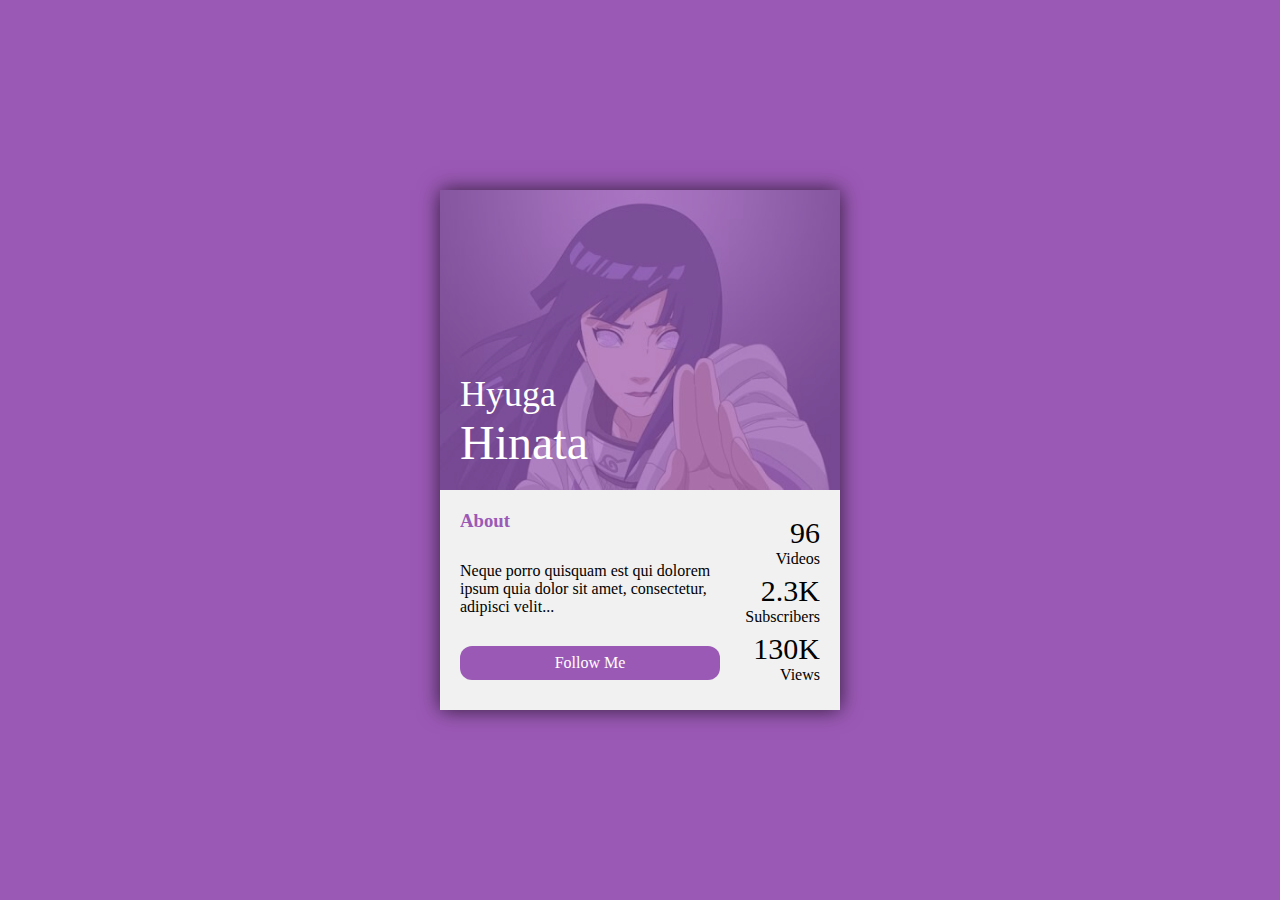
<file: Card - Follow/index.html>
<!DOCTYPE html>
<html lang="en">

<head>
    <meta charset="UTF-8">
    <meta name="viewport" content="width=device-width, initial-scale=1.0">
    <meta http-equiv="X-UA-Compatible" content="ie=edge">
    <title>Card Hinata</title>
    <link rel="stylesheet" href="style.css">
</head>

<body>
    <div class="card">
        <div class="card-header">
            <img src="hinata.jpg" alt="">
            <div class="cover"></div>
            <div class="menu">
                <ul>
                    <li class="ion-social-facebook"></li>
                    <li class="ion-social-twitter"></li>
                    <li class="ion-social-instagram"></li>
                </ul>
                <span class="ion-android-more-vertical"></span>


            </div>

            <div class="name">
                <span class="last">Hyuga</span>
                <span class="first">Hinata</span>
            </div>
        </div>

        <div class="container">
            <div class="left-section">
                <h3>About</h3>
                <p>Neque porro quisquam est qui dolorem ipsum quia dolor sit amet, consectetur, adipisci velit...</p>
                <a class="followbtn" href="#">Follow Me</a>
            </div>

            <div class="right-section">
                <div class="item">
                    <span class="num">96</span>
                    <span class="word">Videos</span>
                </div>

                <div class="item">
                    <span class="num">2.3K</span>
                    <span class="word">Subscribers</span>
                </div>

                <div class="item">
                    <span class="num">130K</span>
                    <span class="word">Views</span>
                </div>
            </div>
        </div>
    </div>

</body>

</html>
</file>
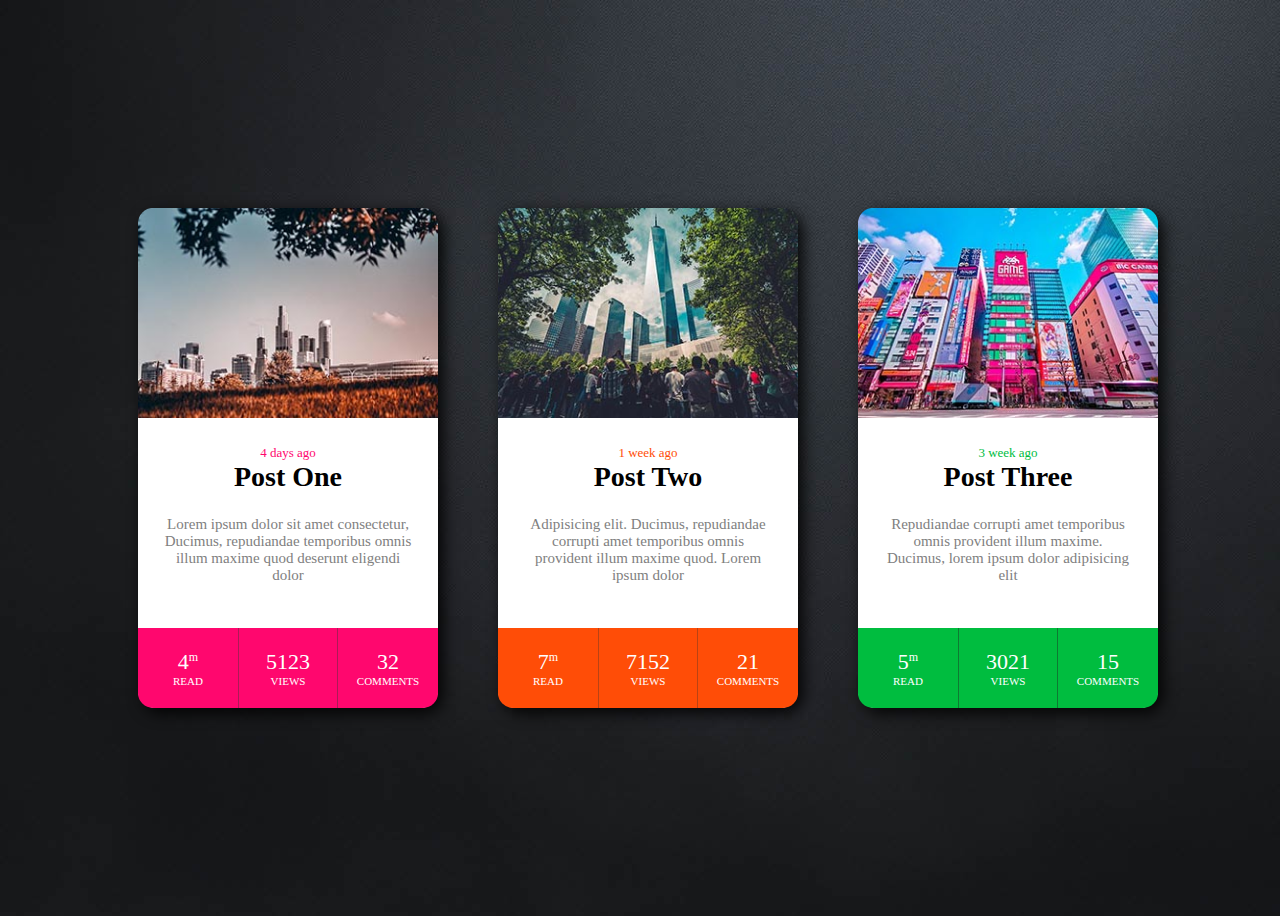
<file: Cards-Effect/index.html>
<!DOCTYPE html>
<html lang="en">

<head>
    <meta charset="UTF-8">
    <meta name="viewport" content="width=device-width, initial-scale=1.0">
    <meta http-equiv="X-UA-Compatible" content="ie=edge">
    <link rel="stylesheet" href="style.css">
    <title>Card Effect</title>
</head>

<body>
    <div class="card">
        <div class="card-image"></div>
        <div class="card-text">
            <span class="date">4 days ago</span>
            <h2>Post One</h2>
            <p>Lorem ipsum dolor sit amet consectetur, Ducimus, repudiandae temporibus omnis illum maxime quod deserunt
                eligendi dolor</p>
        </div>
        <div class="card-stats">
            <div class="stat">
                <div class="value">4<sup>m</sup></div>
                <div class="type">read</div>
            </div>
            <div class="stat border">
                <div class="value">5123</div>
                <div class="type">views</div>
            </div>
            <div class="stat">
                <div class="value">32</div>
                <div class="type">comments</div>
            </div>
        </div>
    </div>
    <div class="card">
        <div class="card-image card2"></div>
        <div class="card-text card2">
            <span class="date">1 week ago</span>
            <h2>Post Two</h2>
            <p>Adipisicing elit. Ducimus, repudiandae corrupti amet temporibus omnis provident illum maxime quod. Lorem
                ipsum dolor</p>
        </div>
        <div class="card-stats card2">
            <div class="stat">
                <div class="value">7<sup>m</sup></div>
                <div class="type">read</div>
            </div>
            <div class="stat border">
                <div class="value">7152</div>
                <div class="type">views</div>
            </div>
            <div class="stat">
                <div class="value">21</div>
                <div class="type">comments</div>
            </div>
        </div>
    </div>
    <div class="card">
        <div class="card-image card3"></div>
        <div class="card-text card3">
            <span class="date">3 week ago</span>
            <h2>Post Three</h2>
            <p>Repudiandae corrupti amet temporibus omnis provident illum maxime. Ducimus, lorem ipsum dolor adipisicing
                elit</p>
        </div>
        <div class="card-stats card3">
            <div class="stat">
                <div class="value">5<sup>m</sup></div>
                <div class="type">read</div>
            </div>
            <div class="stat border">
                <div class="value">3021</div>
                <div class="type">views</div>
            </div>
            <div class="stat">
                <div class="value">15</div>
                <div class="type">comments</div>
            </div>
        </div>
    </div>
</body>

</html>
</file>
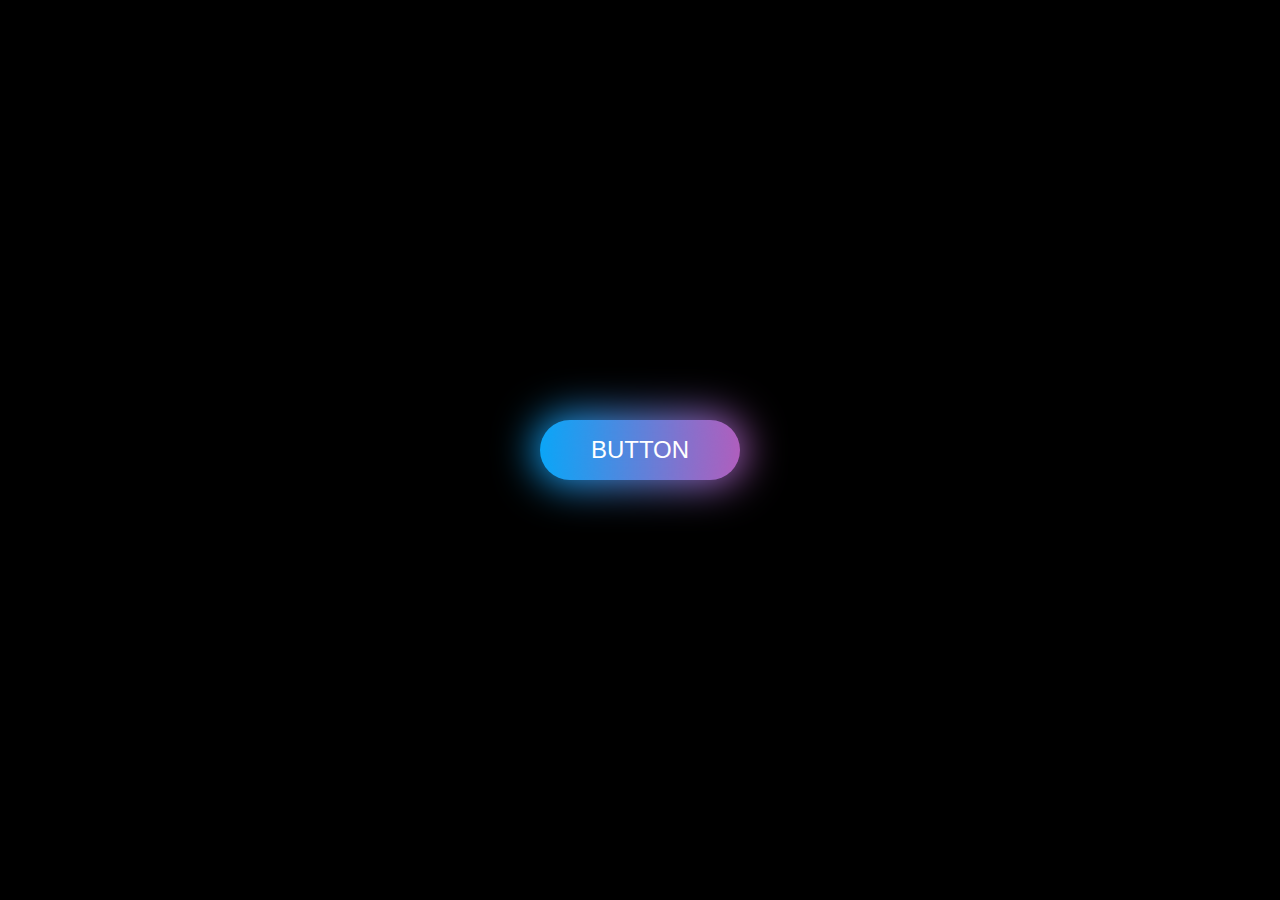
<file: GradientButton/index.html>
<!DOCTYPE html>
<html lang="en">
<head>
    <meta charset="UTF-8">
    <meta name="viewport" content="width=device-width, initial-scale=1.0">
    <meta http-equiv="X-UA-Compatible" content="ie=edge">
    <link rel="stylesheet" href="style.css">
    <title>Button Gradient Glowing</title>
</head>
<body>
    <a href="#">Button</a>
</body>
</html>
</file>
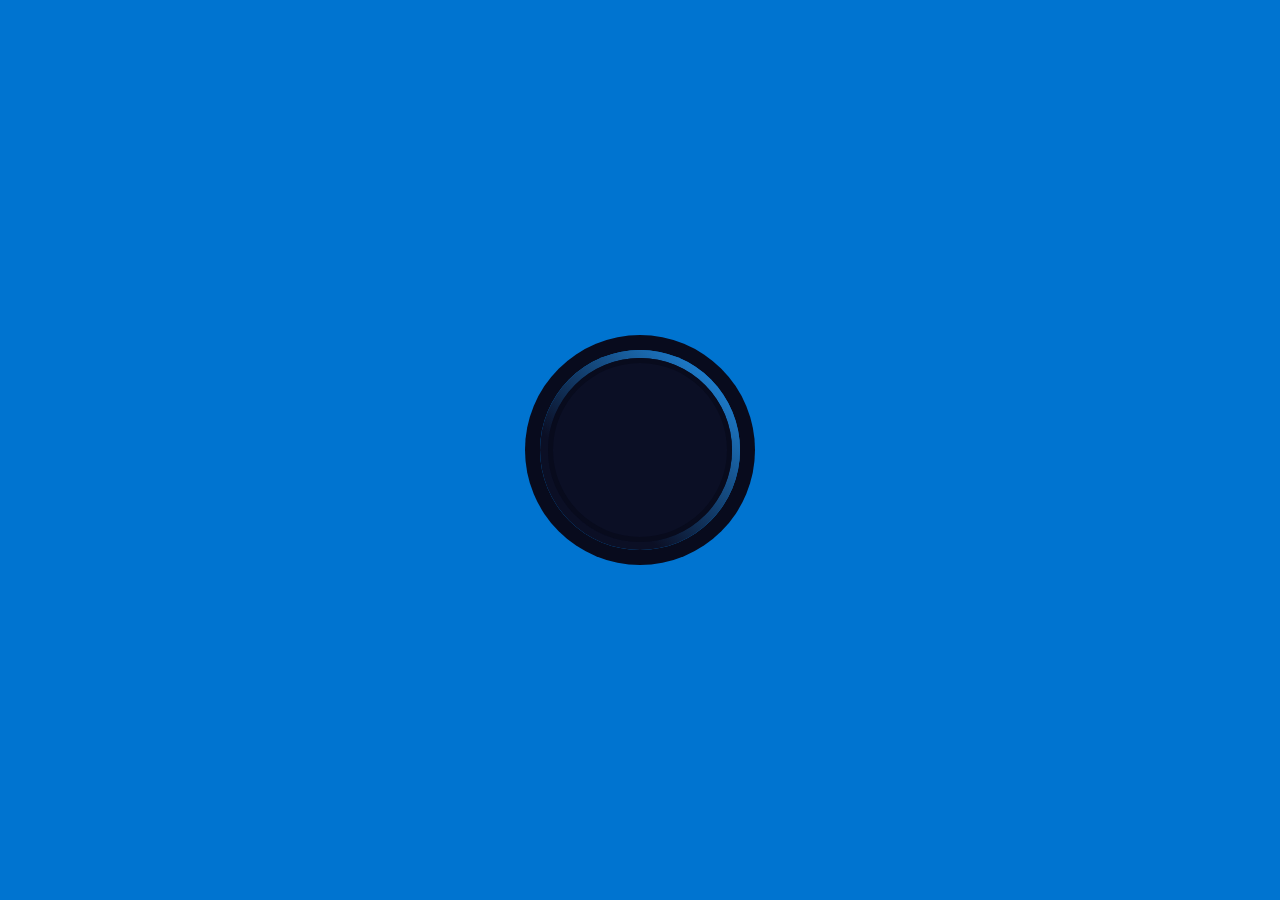
<file: Loading-Style/index.html>
<!DOCTYPE html>
<html lang="en">
<head>
    <meta charset="UTF-8">
    <meta name="viewport" content="width=device-width, initial-scale=1.0">
    <meta http-equiv="X-UA-Compatible" content="ie=edge">
    <link rel="stylesheet" href="style.css">
    <title>Document</title>
</head>
<body>
    <div class="loader"></div>
</body>
</html>
</file>
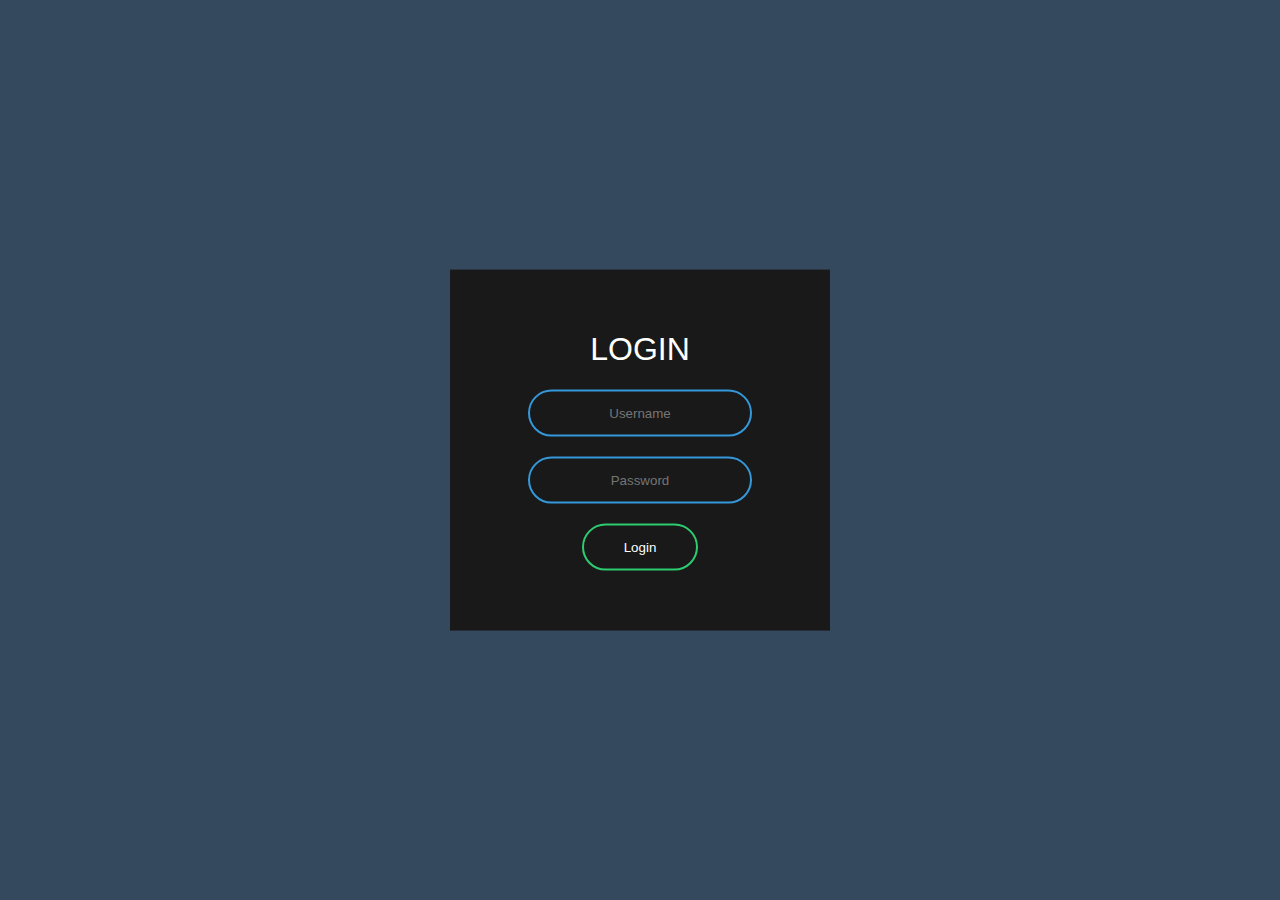
<file: LoginForm-01/index.html>
<!DOCTYPE html>
<html lang="en">
  <head>
    <meta charset="UTF-8" />
    <meta name="viewport" content="width=device-width, initial-scale=1.0" />
    <meta http-equiv="X-UA-Compatible" content="ie=edge" />
    <link rel="stylesheet" href="style.css" />
    <title>Login Form Animeted 01</title>
  </head>
  <body>
    <form class="box" action="index.html" method="post">
      <h1>Login</h1>
      <input type="text" placeholder="Username" />
      <input type="password" placeholder="Password" />
      <input type="submit" value="Login" />
    </form>
  </body>
</html>
</file>
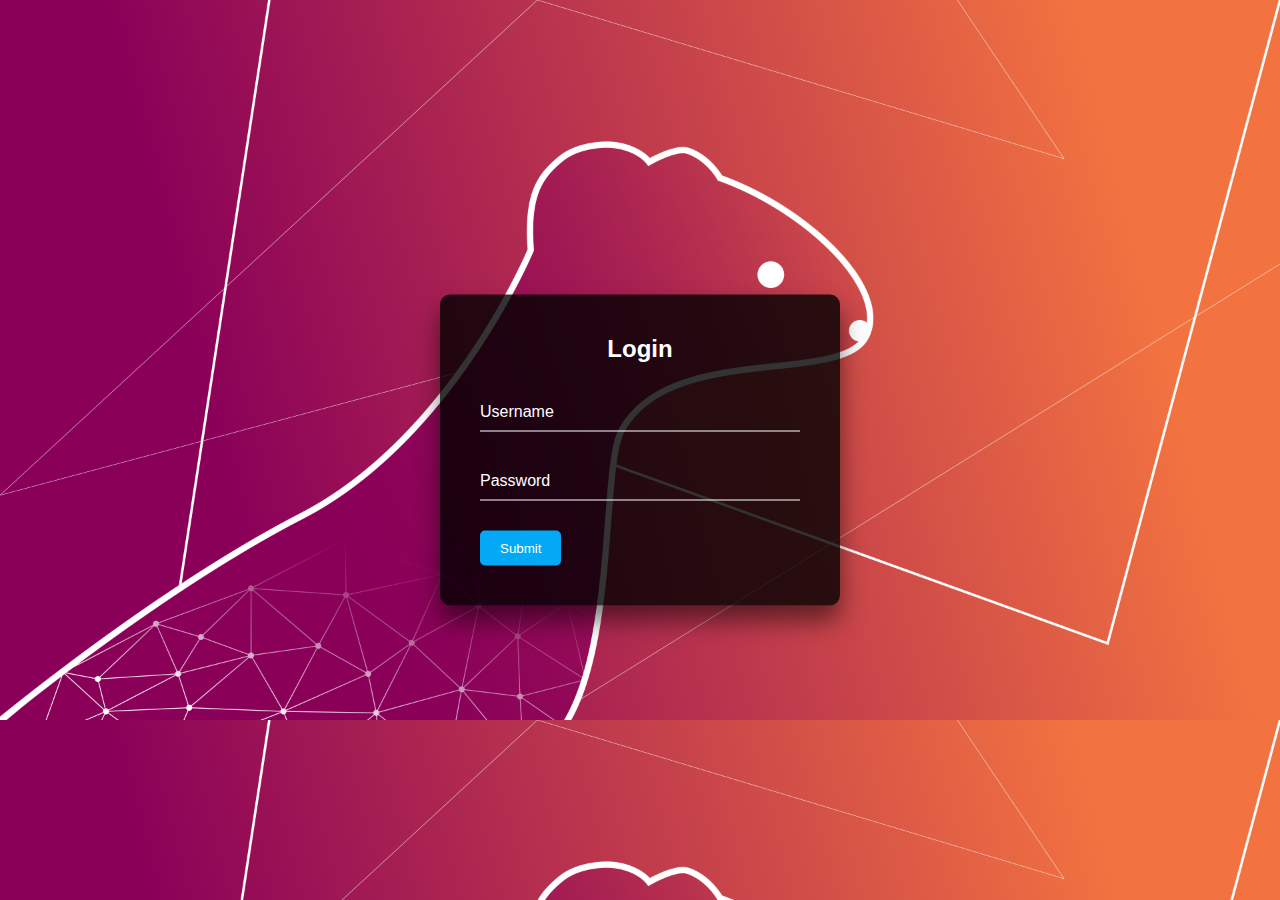
<file: LoginForm-Transparent/index.html>
<!DOCTYPE html>
<html lang="en">
<head>
    <meta charset="UTF-8">
    <meta name="viewport" content="width=device-width, initial-scale=1.0">
    <link rel="stylesheet" href="style.css">    
    <title>Login-Transparent</title>
</head>
<body>
    <div class="box">
        <h2>Login</h2>
        <form>
            <div class="inputBox">
                <input type="text" name="" />
                <label>Username</label>
            </div>
            <div class="inputBox">
                <input type="password" name="" />
                <label>Password</label>
            </div>
            <input type="submit" value="Submit">
        </form>
    </div>
</body>
</html>
</file>
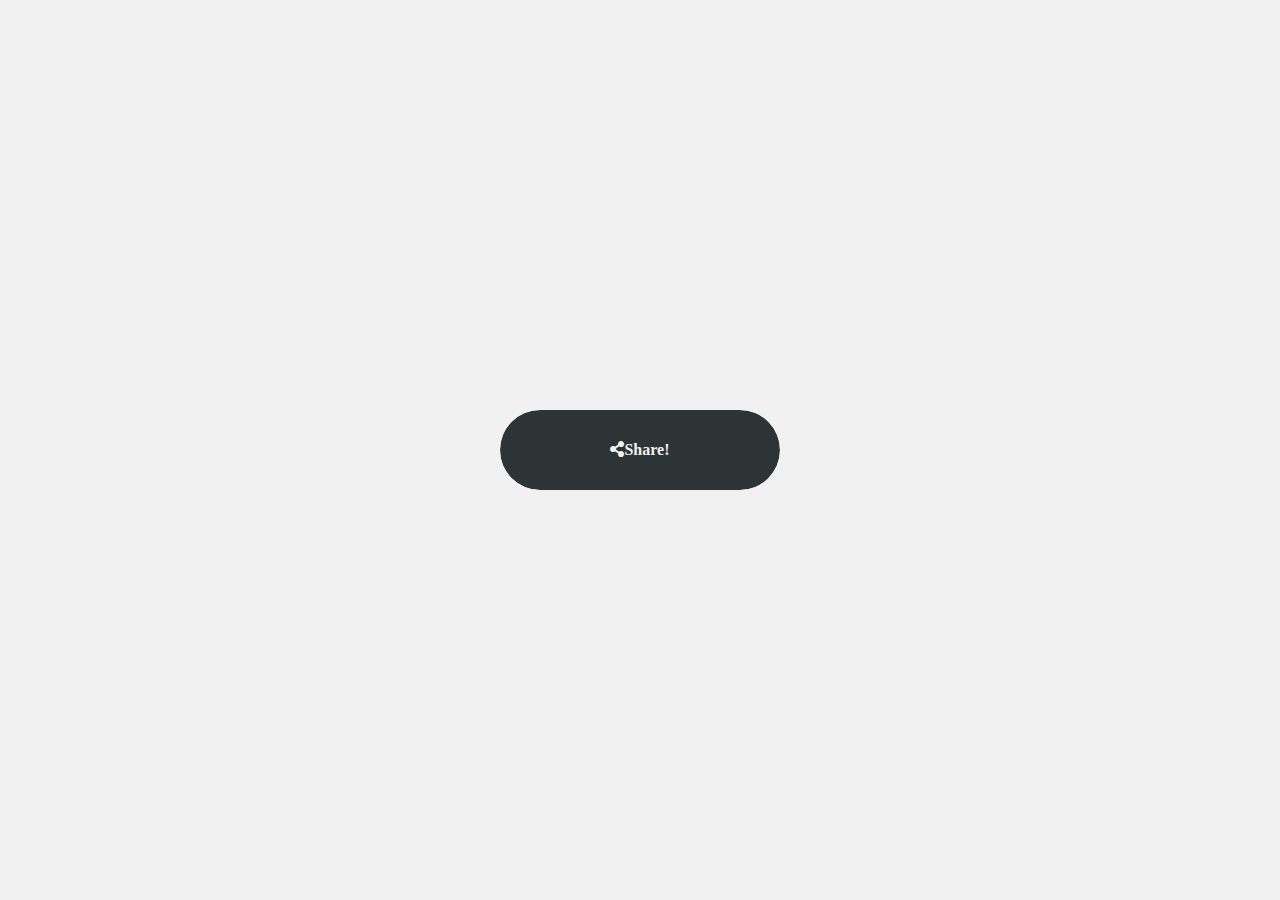
<file: Share-Button/index.html>
<!DOCTYPE html>
<html lang="en">
<head>
    <meta charset="UTF-8">
    <meta name="viewport" content="width=device-width, initial-scale=1.0">
    <meta http-equiv="X-UA-Compatible" content="ie=edge">
    <link rel="stylesheet" href="style.css">
    <link rel="stylesheet" href="https://cdnjs.cloudflare.com/ajax/libs/font-awesome/5.11.2/css/all.css">

    <title>Share Button</title>
</head>
<body>
    <div class="share-button">
        <span><i class="fas fa-share-alt">Share!</i></span>
        <a href="#"><i class="fab fa-facebook-f"></i></a>
        <a href="#"><i class="fab fa-twitter"></i></a>
        <a href="#"><i class="fab fa-instagram"></i></a>
        <a href="#"><i class="fab fa-linkedin-in"></i></a>
    </div>
</body>
</html>
</file>
<file: Cards-Effect/style.css>
body {
    width: 100vw;
    height: 100vh;
    display: flex;
    align-items: center;
    justify-content: center;
    background:url("./Assets/background.jpg");
    overflow: hidden;
  }
  .card {
    display: grid;
    grid-template-columns: 300px;
    grid-template-rows: 210px 210px 80px;
    grid-template-areas: "image" "text" "stats";
  
    border-radius: 18px;
    background: white;
    box-shadow: 5px 5px 15px rgba(0,0,0,0.9);
    font-family: roboto;
    text-align: center;
    
  
    transition: 0.5s ease;
    cursor: pointer;
    margin:30px;
  }
  .card-image {
    grid-area: image;
    background: url("./Assets/img1.jpg");
    border-top-left-radius: 15px;
    border-top-right-radius: 15px;
    background-size: cover;
  }
  
  .card-text {
    grid-area: text;
    margin: 25px;
  }
  .card-text .date {
    color: rgb(255, 7, 110);
    font-size:13px;
  }
  .card-text p {
    color: grey;
    font-size:15px;
    font-weight: 300;
  }
  .card-text h2 {
    margin-top:0px;
    font-size:28px;
  }
  .card-stats {
    grid-area: stats; 
    display: grid;
    grid-template-columns: 1fr 1fr 1fr;
    grid-template-rows: 1fr;
    border-bottom-left-radius: 15px;
    border-bottom-right-radius: 15px;
    background: rgb(255, 7, 110);
  }
  .card-stats .stat {
    padding:10px;
    display: flex;
    align-items: center;
    justify-content: center;
    flex-direction: column;
    color: white;
  }
  .card-stats .border {
    border-left: 1px solid rgb(172, 26, 87);
    border-right: 1px solid rgb(172, 26, 87);
  }
  .card-stats .value{
    font-size:22px;
    font-weight: 500;
  }
  .card-stats .value sup{
    font-size:12px;
  }
  .card-stats .type{
    font-size:11px;
    font-weight: 300;
    text-transform: uppercase;
  }
  .card:hover {
    transform: scale(1.15);
    box-shadow: 5px 5px 15px rgba(0,0,0,0.6);
  }
  
  /*card2*/
  .card-image.card2 {
    background: url("./Assets/img2.jpg");
    background-size: cover;
  }
  .card-text.card2 .date {
    color: rgb(255, 77, 7);
  }
  .card-stats.card2 .border {
    border-left: 1px solid rgb(185, 67, 20);
    border-right: 1px solid rgb(185, 67, 20);
  }
  .card-stats.card2 {
    background: rgb(255, 77, 7);
  }
  /*card3*/
  .card-image.card3 {
    background: url("./Assets/img3.jpg");
    background-size: cover;
  }
  .card-text.card3 .date {
    color: rgb(0, 189, 63);
  }
  .card-stats.card3 .border {
    border-left: 1px solid rgb(14, 122, 50);
    border-right: 1px solid rgb(14, 122, 50);
  }
  .card-stats.card3 {
    background: rgb(0, 189, 63);
  }
</file>
<file: GradientButton/style.css>
body {
  margin: 0;
  padding: 0;
  background: #000;
}

a {
  position: absolute;
  top: 50%;
  left: 50%;
  transform: translate(-50%, -50%);
  width: 200px;
  height: 60px;
  text-align: center;
  line-height: 60px;
  color: #fff;
  font-size: 24px;
  text-transform: uppercase;
  text-decoration: none;
  font-family: sans-serif;
  box-sizing: border-box;
  background: linear-gradient(90deg, #03a9fa, #f441a5, #ffeb3b, #03a9fa);
  background-size: 400%;
  border-radius: 30px;
  z-index: 1;
}

a:hover {
    animation: animate 8s linear infinite;
}

@keyframes animate{
    0% {
        background-position: 0%;
    }
    100% {
        background-position: 400%;
    }
}

a::before {
    content: '';
    position: absolute;
    top: -5px;
    left: -5px;
    right: -5px;
    bottom: -5px;
    z-index: -1;
    background: linear-gradient(90deg, #03a9fa, #f441a5, #ffeb3b, #03a9fa);
    background-size: 400%;
    border-radius: 40px;
    filter: blur(20px);
}
</file>
<file: Loading-Style/style.css>
* {
    margin: 0;
    padding: 0;
}

body {
    display: flex;
    justify-content: center;
    align-items: center;
    height: 100vh;
    background: #0074d0;
}

.loader{
    position: relative;
    width: 200px;
    height: 200px;
    border-radius: 50%;
    box-shadow: 0 0 0 15px #080b1d;
}

.loader::before{
    content: '';
    position: absolute;
    top: 0;
    left: 0;
    right: 0;
    bottom: 0;
    background: linear-gradient(45deg, #0b0f25 30%, #2196f3);
    border-radius: 50%;
    animation: animate 1s linear infinite;
}

.loader::after{
    content: '';
    position: absolute;
    top: 8px;
    left: 8px;
    right: 8px;
    bottom: 8px;
    background: #0b0f25;
    border-radius: 50%;
    box-shadow: inset 0 0 0 5px #080b1d;
}

@keyframes animate{
    0%{
        transform: rotate(0deg);
    }
    100%{
        transform: rotate(360deg);
    }
}
</file>
<file: LoginForm-01/style.css>
body {
  margin: 0;
  padding: 0;
  font-family: sans-serif;
  background: #34495e;
}

.box {
  width: 300px;
  padding: 40px;
  position: absolute;
  top: 50%;
  left: 50%;
  transform: translate(-50%, -50%);
  background: #191919;
  text-align: center;
}

.box h1{
    color: white;
    text-transform: uppercase;
    font-weight: 500;
}

.box input[type = "text"], .box input[type = "password"] {
    border: 0;
    background: none;
    display: block;
    margin: 20px auto;
    text-align: center;
    border: 2px solid #3498db;
    padding: 14px 10px;
    width: 200px;
    outline: none;
    color: white;
    border-radius: 24px;
    transition: 0.25s;
}

.box input[type = "text"]:focus, .box input[type = "password"]:focus {
    width: 280px;
    border-color: #2ecc71;
}

.box input[type = "submit"] {
    border: 0;
    background: none;
    display: block;
    margin: 20px auto;
    text-align: center;
    border: 2px solid #2ecc71;
    padding: 14px 40px;
    outline: none;
    color: white;
    border-radius: 24px;
    transition: 0.25s;
    cursor: pointer;
}

.box input[type = "submit"]:hover {
    background: #2ecc71;
}
</file>
<file: LoginForm-Transparent/style.css>
body {
  margin: 0;
  padding: 0;
  font-family: sans-serif;
  background: url(Eoan.png);
  background-size: cover;
}

.box {
  position: absolute;
  top: 50%;
  left: 50%;
  transform: translate(-50%, -50%);
  width: 400px;
  padding: 40px;
  background: rgba(0, 0, 0, 0.8);
  box-sizing: border-box;
  box-shadow: 0 15px 25px rgba(0, 0, 0, 0.5);
  border-radius: 10px;
}

.box h2 {
  margin: 0 0 30px;
  padding: 0;
  color: #fff;
  text-align: center;
}

.box .inputBox {
  position: relative;
}

.box .inputBox input {
  width: 100%;
  padding: 10px 0;
  font-size: 16px;
  color: #fff;
  letter-spacing: 1;
  margin-bottom: 30px;
  border: none;
  border-bottom: 1px solid #fff;
  outline: none;
  background: transparent;
}

.box .inputBox label {
  position: absolute;
  top: 0;
  left: 0;
  padding: 10px 0;
  font-size: 16px;
  color: #fff;
  letter-spacing: 1;
  pointer-events: none;
  transition: 0.5s;
}

.box .inputBox input:focus ~ label {
  top: -18px;
  left: 0;
  color: #03a9f4;
  font-size: 12px;
}

.box input[type="submit"] {
  background: transparent;
  border: none;
  outline: none;
  color: #fff;
  background: #03a9f4;
  padding: 10px 20px;
  cursor: pointer;
  border-radius: 5px;
}
</file>
<file: Share-Button/style.css>
body {
  margin: 0;
  padding: 0;
  font-family: "montserrat", sans-serif;
  background: #f1f1f1;
  display: flex;
  height: 100vh;
  align-items: center;
  justify-content: center;
}

.share-button {
  width: 280px;
  height: 80px;
  background: #dfe6e9;
  border-radius: 40px;
  display: flex;
  align-items: center;
  justify-content: center;
  overflow: hidden;
  position: relative;
  cursor: pointer;
  transition: 0.3s linear;
}

.share-button:hover {
    transform: scale(1.1);
}

.share-button span{
    position: absolute;
    width: 100%;
    height: 100%;
    background: #2d3436;
    color: #f1f1f1;
    text-align: center;
    line-height: 80px;
    z-index: 999;
    transition: .6s linear;
    border-radius: 40px;
}

.share-button:hover span {
    transform: translateX(-100%);
    transition-delay: .3s;
}

.share-button a{
    flex: 1;
    font-size: 26px;
    color: #2d3436;
    text-align: center;
    transform: translateX(-100%);
    opacity: 0;
    transition: 0.3s linear;
}

.share-button:hover a {
    opacity: 1;
    transform: translateX(0);
}

.share-button a:nth-of-type(1){
    transition-delay: 1s;
}

.share-button a:nth-of-type(2){
    transition-delay: 0.8s;
}

.share-button a:nth-of-type(3){
    transition-delay: 0.6s;
}

.share-button a:nth-of-type(4){
    transition-delay: 0.4s;
}
</file>
<file: Card - Follow/style.css>
@import "http://code.ionicframework.com/ionicons/2.0.1/css/ionicons.min.css";

* {
    padding: 0;
    margin: 0;
    font-family: "Century Gothic";
    list-style: none;
    text-decoration: none;
}

body {
    background: #9b59b6;
}

.card{
    width: 400px;
    position: absolute;
    top: 50%;
    left: 50%;
    background: #f1f1f1;
    transform: translate(-50%, -50%);
    overflow: hidden;
    box-shadow: 0 0 20px #000000b3;
}

.card-header{
    height: 300px;
    overflow: hidden;
    position: relative;
}

.card-header img{
    height: 100%;
}

.card-header .cover{
    background: #9b59b6b3;
    position: absolute;
    top: 0;
    width: 100%;
    height: 100%;
}

.card-header .menu{
    position: absolute;
    top: 20px;
    right: 20px;
    display: flex;
    align-items: center;
    color: white;
    opacity: 0.7;
    cursor: pointer;
}
.card-header .menu span{
    font-size: 32px;
}

.card-header .menu ul{
    background: #333333b3;
    padding: 6px 0;
    margin: 0 14px;
    display: none;
}

.card-header .menu ul li{
    float: left;
    width: 30px;
    text-align: center;
}

.card-header .menu:hover > ul{
    display: block;
}

.card-header .name{
    position: absolute;
    bottom: 20px;
    left: 20px;
    color: white;
}

.card-header .last{
    display: block;
    font-size: 36px;
}

.card-header .first{
    font-size: 48px;
    display: block;
}

.container{
    padding: 20px;
    overflow: hidden;
}

.left-section{
    width: 260px;
    overflow: hidden;
    float: left;
}

.left-section h3{
    color: #9b59b6;
}

.left-section p{
    margin: 30px 0;
}

.left-section .followbtn{
    width: 100%;
    background: #9b59b6;
    border-radius: 12px;
    color: white;
    text-align: center;
    display: block;
    padding: 8px 0;
    transition: 0.2s all;
}

.left-section .followbtn:hover{
    background: #8e44ad;
}

.right-section{
    overflow: hidden;
    float: right;
    text-align: right;
}

.item{
    margin: 6px 0;
}

.num{
    display: block;
    font-size: 30px;
}

.word{
    font-size: 16px;
}
</file>
